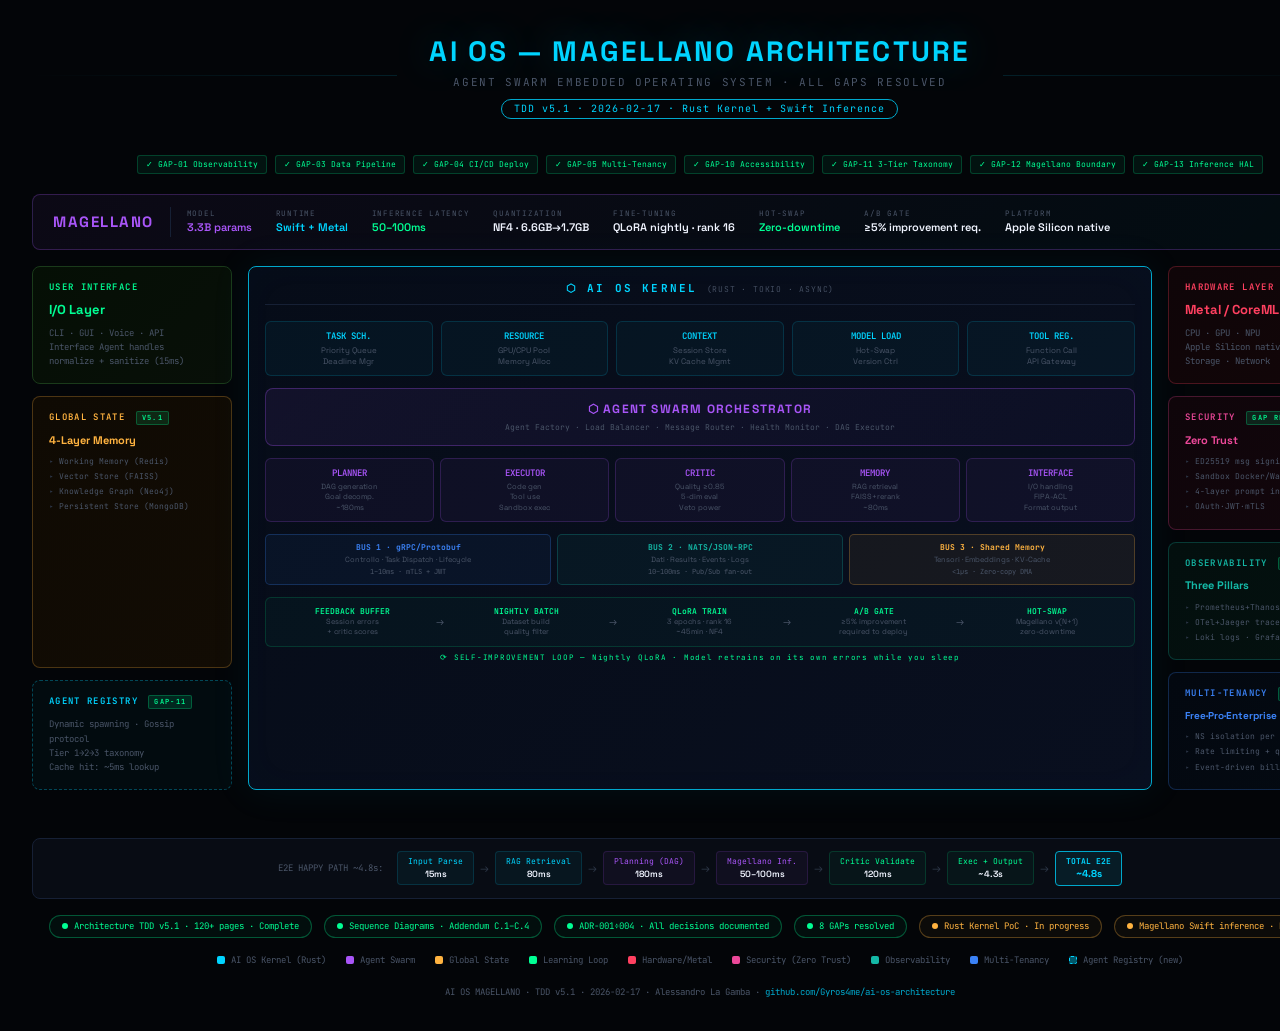
<file: diagrams/ai_os_manifesto_v51.html>
<!DOCTYPE html>
<html lang="en">
<head>
<meta charset="UTF-8">
<meta name="viewport" content="width=device-width, initial-scale=1.0">
<title>AI OS — Magellano Architecture v5.1</title>
<style>
@import url('https://fonts.googleapis.com/css2?family=Space+Grotesk:wght@300;400;500;600;700&family=JetBrains+Mono:wght@300;400;600&display=swap');

:root {
  --bg: #030508;
  --surface: #080c14;
  --border: #0f1826;
  --border2: #162035;
  --cyan: #00d4ff;
  --cyan2: #00a8cc;
  --green: #00ff94;
  --amber: #ffb340;
  --rose: #ff4060;
  --violet: #a855f7;
  --violet2: #7c3aed;
  --blue: #3b82f6;
  --teal: #14b8a6;
  --pink: #ec4899;
  --white: #f0f4ff;
  --dim: #4a5568;
  --dim2: #2d3748;
}

* { box-sizing: border-box; margin: 0; padding: 0; }

body {
  background: var(--bg);
  color: var(--white);
  font-family: 'Space Grotesk', sans-serif;
  font-size: 11px;
  line-height: 1.4;
  padding: 32px;
  min-width: 1400px;
}

/* ── HEADER ── */
.header {
  text-align: center;
  margin-bottom: 36px;
  position: relative;
}
.header::before {
  content: '';
  position: absolute;
  top: 50%;
  left: 0; right: 0;
  height: 1px;
  background: linear-gradient(90deg, transparent, var(--cyan2), transparent);
  opacity: 0.3;
}
.header-inner {
  display: inline-block;
  background: var(--bg);
  padding: 0 32px;
  position: relative;
}
.title {
  font-size: 28px;
  font-weight: 700;
  letter-spacing: 0.08em;
  color: var(--cyan);
  text-shadow: 0 0 40px rgba(0,212,255,0.3);
}
.subtitle {
  font-family: 'JetBrains Mono', monospace;
  font-size: 11px;
  color: var(--dim);
  letter-spacing: 0.15em;
  text-transform: uppercase;
  margin-top: 4px;
}
.version-badge {
  display: inline-block;
  margin-top: 8px;
  padding: 2px 12px;
  border: 1px solid var(--cyan2);
  border-radius: 20px;
  font-size: 10px;
  color: var(--cyan);
  font-family: 'JetBrains Mono', monospace;
  letter-spacing: 0.1em;
}

/* ── GRID PRINCIPALE ── */
.main-grid {
  display: grid;
  grid-template-columns: 200px 1fr 200px;
  grid-template-rows: auto auto auto;
  gap: 16px;
  margin-bottom: 16px;
}

/* ── BOX BASE ── */
.box {
  border-radius: 8px;
  border: 1px solid var(--border2);
  padding: 14px 16px;
  background: var(--surface);
  position: relative;
}
.box-title {
  font-size: 9px;
  font-weight: 600;
  letter-spacing: 0.15em;
  text-transform: uppercase;
  margin-bottom: 8px;
  font-family: 'JetBrains Mono', monospace;
}
.box-label {
  font-size: 13px;
  font-weight: 700;
  margin-bottom: 4px;
}
.box-sub {
  font-size: 9px;
  color: var(--dim);
  font-family: 'JetBrains Mono', monospace;
  line-height: 1.6;
}

/* ── UI BOX ── */
.ui-box {
  border-color: #1a3a1a;
  background: linear-gradient(135deg, #050f05, #080f08);
}
.ui-box .box-title { color: var(--green); }
.ui-box .box-label { color: var(--green); }

/* ── KERNEL (centro) ── */
.kernel-box {
  border-color: #1a2a40;
  background: linear-gradient(135deg, #060c18, #090f1f);
  border-width: 1.5px;
  border-color: var(--cyan2);
  box-shadow: 0 0 40px rgba(0,168,204,0.08), inset 0 0 40px rgba(0,168,204,0.02);
}
.kernel-title {
  text-align: center;
  font-size: 11px;
  font-weight: 700;
  letter-spacing: 0.2em;
  color: var(--cyan);
  text-transform: uppercase;
  font-family: 'JetBrains Mono', monospace;
  margin-bottom: 16px;
  padding-bottom: 8px;
  border-bottom: 1px solid var(--border2);
}
.kernel-subtitle {
  text-align: center;
  font-size: 9px;
  color: var(--dim);
  margin-bottom: 16px;
  font-family: 'JetBrains Mono', monospace;
}

/* ── KERNEL SERVICES GRID ── */
.services-row {
  display: grid;
  grid-template-columns: repeat(5, 1fr);
  gap: 8px;
  margin-bottom: 12px;
}
.service-chip {
  background: rgba(0,212,255,0.04);
  border: 1px solid rgba(0,212,255,0.15);
  border-radius: 6px;
  padding: 8px 6px;
  text-align: center;
}
.service-chip .s-name {
  font-size: 9px;
  font-weight: 600;
  color: var(--cyan);
  display: block;
  margin-bottom: 2px;
  font-family: 'JetBrains Mono', monospace;
}
.service-chip .s-sub {
  font-size: 8px;
  color: var(--dim);
  display: block;
}

/* ── ORCHESTRATOR ── */
.orchestrator {
  background: linear-gradient(135deg, rgba(168,85,247,0.08), rgba(124,58,237,0.04));
  border: 1px solid rgba(168,85,247,0.3);
  border-radius: 8px;
  padding: 12px;
  margin-bottom: 12px;
  text-align: center;
}
.orch-name {
  font-size: 12px;
  font-weight: 700;
  color: var(--violet);
  letter-spacing: 0.1em;
  text-transform: uppercase;
}
.orch-sub {
  font-size: 8px;
  color: var(--dim);
  font-family: 'JetBrains Mono', monospace;
  margin-top: 4px;
}

/* ── AGENT SWARM ── */
.swarm-row {
  display: grid;
  grid-template-columns: repeat(5, 1fr);
  gap: 6px;
  margin-bottom: 12px;
}
.agent-chip {
  background: rgba(168,85,247,0.05);
  border: 1px solid rgba(168,85,247,0.2);
  border-radius: 6px;
  padding: 8px 4px;
  text-align: center;
}
.agent-chip .a-name {
  font-size: 9px;
  font-weight: 600;
  color: var(--violet);
  display: block;
  font-family: 'JetBrains Mono', monospace;
}
.agent-chip .a-role {
  font-size: 7.5px;
  color: var(--dim);
  display: block;
  margin-top: 2px;
}

/* ── 3 BUS ── */
.bus-row {
  display: grid;
  grid-template-columns: repeat(3, 1fr);
  gap: 6px;
  margin-bottom: 12px;
}
.bus-chip {
  border-radius: 5px;
  padding: 7px 8px;
  text-align: center;
}
.bus-chip.b1 { background: rgba(59,130,246,0.06); border: 1px solid rgba(59,130,246,0.25); }
.bus-chip.b2 { background: rgba(20,184,166,0.06); border: 1px solid rgba(20,184,166,0.25); }
.bus-chip.b3 { background: rgba(255,179,64,0.06); border: 1px solid rgba(255,179,64,0.25); }
.bus-chip .b-proto { font-size: 8px; font-weight: 700; font-family: 'JetBrains Mono', monospace; display: block; }
.bus-chip.b1 .b-proto { color: var(--blue); }
.bus-chip.b2 .b-proto { color: var(--teal); }
.bus-chip.b3 .b-proto { color: var(--amber); }
.bus-chip .b-name { font-size: 7.5px; color: var(--dim); display: block; margin-top: 2px; }
.bus-chip .b-latency { font-size: 7px; color: var(--dim); display: block; margin-top: 1px; font-family: 'JetBrains Mono', monospace; }

/* ── QLORA LOOP ── */
.qlora-strip {
  display: flex;
  align-items: center;
  justify-content: space-around;
  background: rgba(0,255,148,0.03);
  border: 1px solid rgba(0,255,148,0.15);
  border-radius: 6px;
  padding: 8px 12px;
  gap: 8px;
}
.ql-step {
  text-align: center;
  flex: 1;
}
.ql-step .ql-name { font-size: 8px; font-weight: 600; color: var(--green); font-family: 'JetBrains Mono', monospace; display: block; }
.ql-step .ql-sub { font-size: 7.5px; color: var(--dim); display: block; }
.ql-arrow { color: var(--dim); font-size: 10px; flex-shrink: 0; }
.ql-label {
  font-size: 7.5px;
  color: var(--green);
  font-family: 'JetBrains Mono', monospace;
  text-align: center;
  margin-top: 5px;
  letter-spacing: 0.1em;
}

/* ── HARDWARE BOX ── */
.hw-box {
  border-color: rgba(255,64,96,0.25);
  background: linear-gradient(135deg, #0f0508, #120608);
}
.hw-box .box-title { color: var(--rose); }
.hw-box .box-label { color: var(--rose); }

/* ── GLOBAL STATE ── */
.state-box {
  border-color: rgba(255,179,64,0.25);
  background: linear-gradient(135deg, #0f0a03, #120c04);
}
.state-box .box-title { color: var(--amber); }
.state-box .box-label { color: var(--amber); }

/* ── SECURITY ── */
.sec-box {
  border-color: rgba(236,72,153,0.25);
  background: linear-gradient(135deg, #0f050a, #12060c);
}
.sec-box .box-title { color: var(--pink); }
.sec-box .box-label { color: var(--pink); }

/* ── OBSERVABILITY ── */
.obs-box {
  border-color: rgba(20,184,166,0.25);
  background: linear-gradient(135deg, #030f0e, #04110f);
}
.obs-box .box-title { color: var(--teal); }
.obs-box .box-label { color: var(--teal); }

/* ── MULTI-TENANCY ── */
.mt-box {
  border-color: rgba(59,130,246,0.25);
  background: linear-gradient(135deg, #030810, #040a12);
}
.mt-box .box-title { color: var(--blue); }
.mt-box .box-label { color: var(--blue); }

/* ── AGENT REGISTRY ── */
.reg-box {
  border-color: rgba(0,212,255,0.3);
  background: rgba(0,212,255,0.03);
  border-style: dashed;
}
.reg-box .box-title { color: var(--cyan); }

/* ── BOTTOM ROW ── */
.bottom-row {
  display: grid;
  grid-template-columns: 1fr 1fr 1fr 1fr;
  gap: 16px;
  margin-bottom: 16px;
}

/* ── CONNECTORS ── */
.conn-h {
  display: flex;
  align-items: center;
  justify-content: center;
  color: var(--dim2);
  font-size: 16px;
}

/* ── STATUS ROW ── */
.status-row {
  display: flex;
  gap: 12px;
  justify-content: center;
  margin-top: 8px;
  flex-wrap: wrap;
}
.status-chip {
  display: flex;
  align-items: center;
  gap: 6px;
  padding: 4px 12px;
  border-radius: 20px;
  font-size: 9px;
  font-family: 'JetBrains Mono', monospace;
  border: 1px solid;
}
.status-chip.ok { border-color: rgba(0,255,148,0.3); color: var(--green); background: rgba(0,255,148,0.04); }
.status-chip.wip { border-color: rgba(255,179,64,0.3); color: var(--amber); background: rgba(255,179,64,0.04); }
.dot { width: 6px; height: 6px; border-radius: 50%; flex-shrink: 0; }
.dot.ok { background: var(--green); }
.dot.wip { background: var(--amber); }

/* ── FOOTER LEGEND ── */
.legend {
  display: flex;
  gap: 20px;
  justify-content: center;
  margin-top: 20px;
  flex-wrap: wrap;
}
.leg-item {
  display: flex;
  align-items: center;
  gap: 6px;
  font-size: 9px;
  color: var(--dim);
  font-family: 'JetBrains Mono', monospace;
}
.leg-dot {
  width: 8px; height: 8px; border-radius: 2px;
}

/* ── MAGELLANO STRIP ── */
.magellano-strip {
  background: linear-gradient(135deg, rgba(168,85,247,0.06), rgba(0,212,255,0.04));
  border: 1px solid rgba(168,85,247,0.25);
  border-radius: 8px;
  padding: 12px 20px;
  display: flex;
  align-items: center;
  gap: 16px;
  margin-bottom: 16px;
}
.mag-name {
  font-size: 15px;
  font-weight: 700;
  color: var(--violet);
  letter-spacing: 0.1em;
  flex-shrink: 0;
}
.mag-divider {
  width: 1px;
  height: 30px;
  background: var(--border2);
  flex-shrink: 0;
}
.mag-specs {
  display: flex;
  gap: 24px;
  flex-wrap: wrap;
}
.mag-spec .sp-label { font-size: 7.5px; color: var(--dim); display: block; font-family: 'JetBrains Mono', monospace; text-transform: uppercase; letter-spacing: 0.1em; }
.mag-spec .sp-val { font-size: 11px; font-weight: 600; color: var(--white); display: block; margin-top: 2px; }
.mag-spec .sp-val.cyan { color: var(--cyan); }
.mag-spec .sp-val.violet { color: var(--violet); }
.mag-spec .sp-val.green { color: var(--green); }

/* ── GAPS RESOLVED ROW ── */
.gaps-row {
  display: flex;
  gap: 8px;
  justify-content: center;
  margin-bottom: 20px;
  flex-wrap: wrap;
}
.gap-badge {
  font-size: 8px;
  font-family: 'JetBrains Mono', monospace;
  padding: 3px 8px;
  border-radius: 3px;
  background: rgba(0,255,148,0.06);
  border: 1px solid rgba(0,255,148,0.2);
  color: var(--green);
}

/* ── MIDDLE SECTION ── */
.mid-section {
  display: grid;
  grid-template-columns: 160px 1fr 160px;
  gap: 12px;
  margin-bottom: 12px;
  align-items: stretch;
}
.mid-left, .mid-right {
  display: flex;
  flex-direction: column;
  gap: 8px;
}

.tag-new {
  display: inline-block;
  background: rgba(0,255,148,0.12);
  color: var(--green);
  font-size: 7px;
  font-family: 'JetBrains Mono', monospace;
  padding: 1px 5px;
  border-radius: 2px;
  border: 1px solid rgba(0,255,148,0.25);
  margin-left: 4px;
  vertical-align: middle;
}

.mini-chip {
  font-size: 8px;
  color: var(--dim);
  font-family: 'JetBrains Mono', monospace;
  display: block;
  padding: 2px 0;
}
.mini-chip::before {
  content: '▸ ';
  color: var(--dim2);
}
</style>
</head>
<body>

<!-- HEADER -->
<div class="header">
  <div class="header-inner">
    <div class="title">AI OS — MAGELLANO ARCHITECTURE</div>
    <div class="subtitle">Agent Swarm Embedded Operating System · All GAPs Resolved</div>
    <div class="version-badge">TDD v5.1 · 2026-02-17 · Rust Kernel + Swift Inference</div>
  </div>
</div>

<!-- GAPS RESOLVED -->
<div class="gaps-row">
  <div class="gap-badge">✓ GAP-01 Observability</div>
  <div class="gap-badge">✓ GAP-03 Data Pipeline</div>
  <div class="gap-badge">✓ GAP-04 CI/CD Deploy</div>
  <div class="gap-badge">✓ GAP-05 Multi-Tenancy</div>
  <div class="gap-badge">✓ GAP-10 Accessibility</div>
  <div class="gap-badge">✓ GAP-11 3-Tier Taxonomy</div>
  <div class="gap-badge">✓ GAP-12 Magellano Boundary</div>
  <div class="gap-badge">✓ GAP-13 Inference HAL</div>
</div>

<!-- MAGELLANO ENGINE STRIP -->
<div class="magellano-strip">
  <div class="mag-name">MAGELLANO</div>
  <div class="mag-divider"></div>
  <div class="mag-specs">
    <div class="mag-spec">
      <span class="sp-label">Model</span>
      <span class="sp-val violet">3.3B params</span>
    </div>
    <div class="mag-spec">
      <span class="sp-label">Runtime</span>
      <span class="sp-val cyan">Swift + Metal</span>
    </div>
    <div class="mag-spec">
      <span class="sp-label">Inference latency</span>
      <span class="sp-val green">50–100ms</span>
    </div>
    <div class="mag-spec">
      <span class="sp-label">Quantization</span>
      <span class="sp-val">NF4 · 6.6GB→1.7GB</span>
    </div>
    <div class="mag-spec">
      <span class="sp-label">Fine-tuning</span>
      <span class="sp-val">QLoRA nightly · rank 16</span>
    </div>
    <div class="mag-spec">
      <span class="sp-label">Hot-swap</span>
      <span class="sp-val green">Zero-downtime</span>
    </div>
    <div class="mag-spec">
      <span class="sp-label">A/B gate</span>
      <span class="sp-val">≥5% improvement req.</span>
    </div>
    <div class="mag-spec">
      <span class="sp-label">Platform</span>
      <span class="sp-val">Apple Silicon native</span>
    </div>
  </div>
</div>

<!-- MAIN: UI / KERNEL / HW -->
<div class="main-grid">

  <!-- LEFT COL: UI + STATE -->
  <div style="display:flex;flex-direction:column;gap:12px;">
    
    <!-- UI -->
    <div class="box ui-box">
      <div class="box-title">User Interface</div>
      <div class="box-label">I/O Layer</div>
      <div class="box-sub" style="margin-top:6px;">
        CLI · GUI · Voice · API<br>
        Interface Agent handles<br>
        normalize + sanitize (15ms)
      </div>
    </div>

    <!-- GLOBAL STATE -->
    <div class="box state-box" style="flex:1;">
      <div class="box-title">Global State <span class="tag-new">v5.1</span></div>
      <div class="box-label" style="font-size:11px;margin-bottom:6px;">4-Layer Memory</div>
      <span class="mini-chip">Working Memory (Redis)</span>
      <span class="mini-chip">Vector Store (FAISS)</span>
      <span class="mini-chip">Knowledge Graph (Neo4j)</span>
      <span class="mini-chip">Persistent Store (MongoDB)</span>
    </div>

    <!-- AGENT REGISTRY -->
    <div class="box reg-box">
      <div class="box-title">Agent Registry <span class="tag-new">GAP-11</span></div>
      <div class="box-sub" style="margin-top:4px;">
        Dynamic spawning · Gossip protocol<br>
        Tier 1→2→3 taxonomy<br>
        Cache hit: ~5ms lookup
      </div>
    </div>

  </div>

  <!-- CENTER: KERNEL -->
  <div class="box kernel-box">
    <div class="kernel-title">⬡ AI OS KERNEL <span style="font-size:8px;font-weight:300;letter-spacing:0.1em;color:var(--dim);">(RUST · TOKIO · ASYNC)</span></div>

    <!-- Kernel Services -->
    <div class="services-row">
      <div class="service-chip">
        <span class="s-name">TASK SCH.</span>
        <span class="s-sub">Priority Queue<br>Deadline Mgr</span>
      </div>
      <div class="service-chip">
        <span class="s-name">RESOURCE</span>
        <span class="s-sub">GPU/CPU Pool<br>Memory Alloc</span>
      </div>
      <div class="service-chip">
        <span class="s-name">CONTEXT</span>
        <span class="s-sub">Session Store<br>KV Cache Mgmt</span>
      </div>
      <div class="service-chip">
        <span class="s-name">MODEL LOAD</span>
        <span class="s-sub">Hot-Swap<br>Version Ctrl</span>
      </div>
      <div class="service-chip">
        <span class="s-name">TOOL REG.</span>
        <span class="s-sub">Function Call<br>API Gateway</span>
      </div>
    </div>

    <!-- Orchestrator -->
    <div class="orchestrator">
      <div class="orch-name">⬡ Agent Swarm Orchestrator</div>
      <div class="orch-sub">Agent Factory · Load Balancer · Message Router · Health Monitor · DAG Executor</div>
    </div>

    <!-- Agent Swarm -->
    <div class="swarm-row">
      <div class="agent-chip">
        <span class="a-name">PLANNER</span>
        <span class="a-role">DAG generation<br>Goal decomp.<br>~180ms</span>
      </div>
      <div class="agent-chip">
        <span class="a-name">EXECUTOR</span>
        <span class="a-role">Code gen<br>Tool use<br>Sandbox exec</span>
      </div>
      <div class="agent-chip">
        <span class="a-name">CRITIC</span>
        <span class="a-role">Quality ≥0.85<br>5-dim eval<br>Veto power</span>
      </div>
      <div class="agent-chip">
        <span class="a-name">MEMORY</span>
        <span class="a-role">RAG retrieval<br>FAISS+rerank<br>~80ms</span>
      </div>
      <div class="agent-chip">
        <span class="a-name">INTERFACE</span>
        <span class="a-role">I/O handling<br>FIPA-ACL<br>Format output</span>
      </div>
    </div>

    <!-- 3 Bus -->
    <div class="bus-row">
      <div class="bus-chip b1">
        <span class="b-proto">BUS 1 · gRPC/Protobuf</span>
        <span class="b-name">Controllo · Task Dispatch · Lifecycle</span>
        <span class="b-latency">1–10ms · mTLS + JWT</span>
      </div>
      <div class="bus-chip b2">
        <span class="b-proto">BUS 2 · NATS/JSON-RPC</span>
        <span class="b-name">Dati · Results · Events · Logs</span>
        <span class="b-latency">10–100ms · Pub/Sub fan-out</span>
      </div>
      <div class="bus-chip b3">
        <span class="b-proto">BUS 3 · Shared Memory</span>
        <span class="b-name">Tensori · Embeddings · KV-Cache</span>
        <span class="b-latency">&lt;1µs · Zero-copy DMA</span>
      </div>
    </div>

    <!-- QLoRA Loop -->
    <div class="qlora-strip">
      <div class="ql-step">
        <span class="ql-name">FEEDBACK BUFFER</span>
        <span class="ql-sub">Session errors<br>+ critic scores</span>
      </div>
      <span class="ql-arrow">→</span>
      <div class="ql-step">
        <span class="ql-name">NIGHTLY BATCH</span>
        <span class="ql-sub">Dataset build<br>quality filter</span>
      </div>
      <span class="ql-arrow">→</span>
      <div class="ql-step">
        <span class="ql-name">QLoRA TRAIN</span>
        <span class="ql-sub">3 epochs · rank 16<br>~45min · NF4</span>
      </div>
      <span class="ql-arrow">→</span>
      <div class="ql-step">
        <span class="ql-name">A/B GATE</span>
        <span class="ql-sub">≥5% improvement<br>required to deploy</span>
      </div>
      <span class="ql-arrow">→</span>
      <div class="ql-step">
        <span class="ql-name">HOT-SWAP</span>
        <span class="ql-sub">Magellano v(N+1)<br>zero-downtime</span>
      </div>
    </div>
    <div class="ql-label">⟳ SELF-IMPROVEMENT LOOP — Nightly QLoRA · Model retrains on its own errors while you sleep</div>

  </div>

  <!-- RIGHT COL: HW + SEC + OBS + MT -->
  <div style="display:flex;flex-direction:column;gap:12px;">

    <!-- HARDWARE -->
    <div class="box hw-box">
      <div class="box-title">Hardware Layer</div>
      <div class="box-label">Metal / CoreML</div>
      <div class="box-sub" style="margin-top:6px;">
        CPU · GPU · NPU<br>
        Apple Silicon native<br>
        Storage · Network
      </div>
    </div>

    <!-- SECURITY -->
    <div class="box sec-box">
      <div class="box-title">Security <span class="tag-new">GAP resolved</span></div>
      <div class="box-label" style="font-size:11px;margin-bottom:6px;">Zero Trust</div>
      <span class="mini-chip">ED25519 msg signing</span>
      <span class="mini-chip">Sandbox Docker/Wasm</span>
      <span class="mini-chip">4-layer prompt inject.</span>
      <span class="mini-chip">OAuth·JWT·mTLS</span>
    </div>

    <!-- OBSERVABILITY -->
    <div class="box obs-box">
      <div class="box-title">Observability <span class="tag-new">GAP-01</span></div>
      <div class="box-label" style="font-size:11px;margin-bottom:6px;">Three Pillars</div>
      <span class="mini-chip">Prometheus+Thanos</span>
      <span class="mini-chip">OTel+Jaeger traces</span>
      <span class="mini-chip">Loki logs · Grafana</span>
    </div>

    <!-- MULTI-TENANCY -->
    <div class="box mt-box">
      <div class="box-title">Multi-Tenancy <span class="tag-new">GAP-05</span></div>
      <div class="box-label" style="font-size:10px;margin-bottom:6px;">Free·Pro·Enterprise</div>
      <span class="mini-chip">NS isolation per tenant</span>
      <span class="mini-chip">Rate limiting + quotas</span>
      <span class="mini-chip">Event-driven billing</span>
    </div>

  </div>

</div>

<!-- E2E LATENCY STRIP -->
<div style="background:var(--surface);border:1px solid var(--border2);border-radius:8px;padding:12px 20px;margin-bottom:16px;display:flex;gap:6px;align-items:center;justify-content:center;flex-wrap:wrap;">
  <div style="font-size:9px;color:var(--dim);font-family:'JetBrains Mono',monospace;margin-right:8px;">E2E HAPPY PATH ~4.8s:</div>
  
  <div style="text-align:center;padding:4px 10px;background:rgba(0,212,255,0.05);border:1px solid rgba(0,212,255,0.15);border-radius:4px;">
    <div style="font-size:8px;color:var(--cyan);font-family:'JetBrains Mono',monospace;">Input Parse</div>
    <div style="font-size:9px;color:var(--white);font-weight:600;">15ms</div>
  </div>
  <div style="color:var(--dim2)">→</div>
  <div style="text-align:center;padding:4px 10px;background:rgba(0,212,255,0.05);border:1px solid rgba(0,212,255,0.15);border-radius:4px;">
    <div style="font-size:8px;color:var(--cyan);font-family:'JetBrains Mono',monospace;">RAG Retrieval</div>
    <div style="font-size:9px;color:var(--white);font-weight:600;">80ms</div>
  </div>
  <div style="color:var(--dim2)">→</div>
  <div style="text-align:center;padding:4px 10px;background:rgba(168,85,247,0.05);border:1px solid rgba(168,85,247,0.15);border-radius:4px;">
    <div style="font-size:8px;color:var(--violet);font-family:'JetBrains Mono',monospace;">Planning (DAG)</div>
    <div style="font-size:9px;color:var(--white);font-weight:600;">180ms</div>
  </div>
  <div style="color:var(--dim2)">→</div>
  <div style="text-align:center;padding:4px 10px;background:rgba(168,85,247,0.05);border:1px solid rgba(168,85,247,0.15);border-radius:4px;">
    <div style="font-size:8px;color:var(--violet);font-family:'JetBrains Mono',monospace;">Magellano Inf.</div>
    <div style="font-size:9px;color:var(--white);font-weight:600;">50–100ms</div>
  </div>
  <div style="color:var(--dim2)">→</div>
  <div style="text-align:center;padding:4px 10px;background:rgba(0,255,148,0.04);border:1px solid rgba(0,255,148,0.15);border-radius:4px;">
    <div style="font-size:8px;color:var(--green);font-family:'JetBrains Mono',monospace;">Critic Validate</div>
    <div style="font-size:9px;color:var(--white);font-weight:600;">120ms</div>
  </div>
  <div style="color:var(--dim2)">→</div>
  <div style="text-align:center;padding:4px 10px;background:rgba(0,255,148,0.04);border:1px solid rgba(0,255,148,0.15);border-radius:4px;">
    <div style="font-size:8px;color:var(--green);font-family:'JetBrains Mono',monospace;">Exec + Output</div>
    <div style="font-size:9px;color:var(--white);font-weight:600;">~4.3s</div>
  </div>
  <div style="color:var(--dim2)">→</div>
  <div style="text-align:center;padding:4px 10px;background:rgba(0,212,255,0.08);border:1.5px solid var(--cyan2);border-radius:4px;">
    <div style="font-size:8px;color:var(--cyan);font-family:'JetBrains Mono',monospace;font-weight:700;">TOTAL E2E</div>
    <div style="font-size:10px;color:var(--cyan);font-weight:700;">~4.8s</div>
  </div>
</div>

<!-- STATUS -->
<div class="status-row">
  <div class="status-chip ok"><div class="dot ok"></div>Architecture TDD v5.1 · 120+ pages · Complete</div>
  <div class="status-chip ok"><div class="dot ok"></div>Sequence Diagrams · Addendum C.1–C.4</div>
  <div class="status-chip ok"><div class="dot ok"></div>ADR-001÷004 · All decisions documented</div>
  <div class="status-chip ok"><div class="dot ok"></div>8 GAPs resolved</div>
  <div class="status-chip wip"><div class="dot wip"></div>Rust Kernel PoC · In progress</div>
  <div class="status-chip wip"><div class="dot wip"></div>Magellano Swift inference · Design phase</div>
</div>

<!-- LEGEND -->
<div class="legend" style="margin-top:16px;">
  <div class="leg-item"><div class="leg-dot" style="background:var(--cyan);"></div>AI OS Kernel (Rust)</div>
  <div class="leg-item"><div class="leg-dot" style="background:var(--violet);"></div>Agent Swarm</div>
  <div class="leg-item"><div class="leg-dot" style="background:var(--amber);"></div>Global State</div>
  <div class="leg-item"><div class="leg-dot" style="background:var(--green);"></div>Learning Loop</div>
  <div class="leg-item"><div class="leg-dot" style="background:var(--rose);"></div>Hardware/Metal</div>
  <div class="leg-item"><div class="leg-dot" style="background:var(--pink);"></div>Security (Zero Trust)</div>
  <div class="leg-item"><div class="leg-dot" style="background:var(--teal);"></div>Observability</div>
  <div class="leg-item"><div class="leg-dot" style="background:var(--blue);"></div>Multi-Tenancy</div>
  <div class="leg-item"><div class="leg-dot" style="background:rgba(0,212,255,0.4);border:1px dashed var(--cyan);width:8px;height:8px;"></div>Agent Registry (new)</div>
</div>

<div style="text-align:center;margin-top:20px;font-family:'JetBrains Mono',monospace;font-size:9px;color:var(--dim);">
  AI OS MAGELLANO · TDD v5.1 · 2026-02-17 · Alessandro La Gamba · <span style="color:var(--cyan2)">github.com/Gyros4me/ai-os-architecture</span>
</div>

</body>
</html>
</file>
